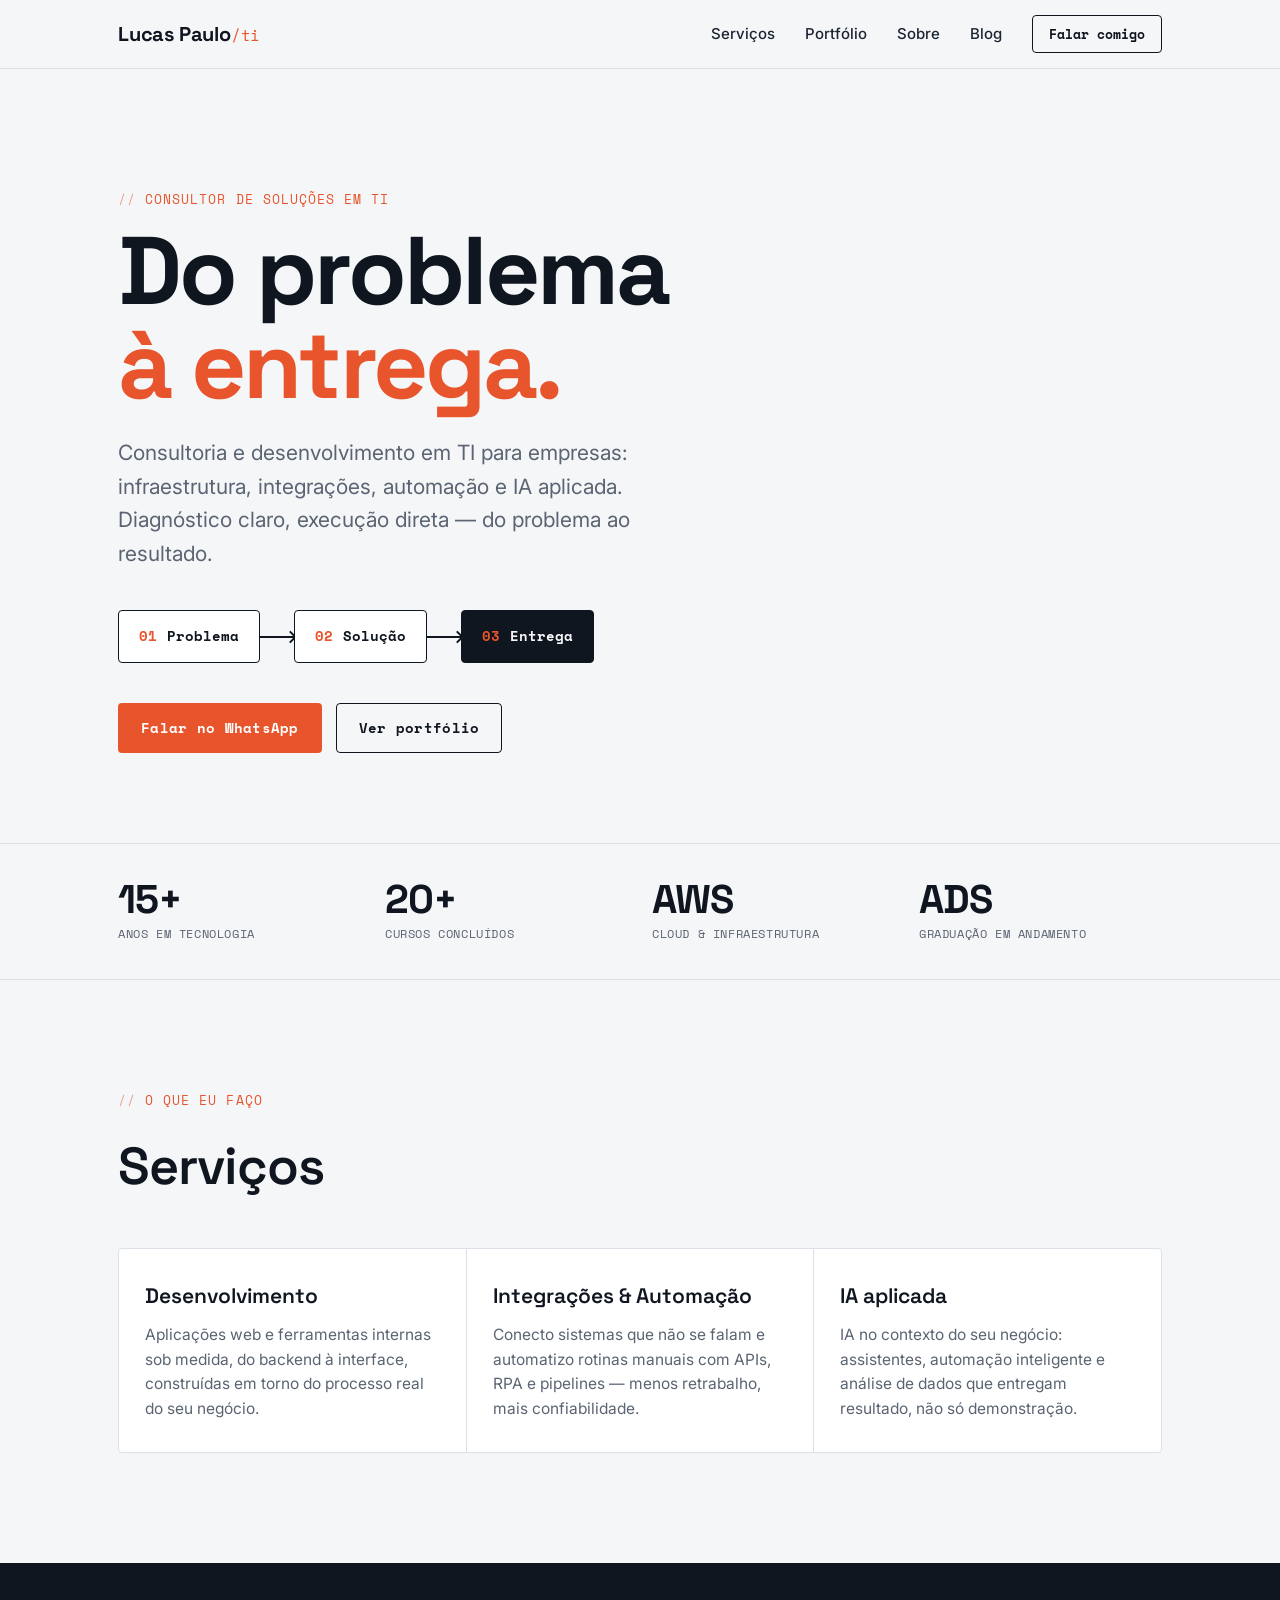
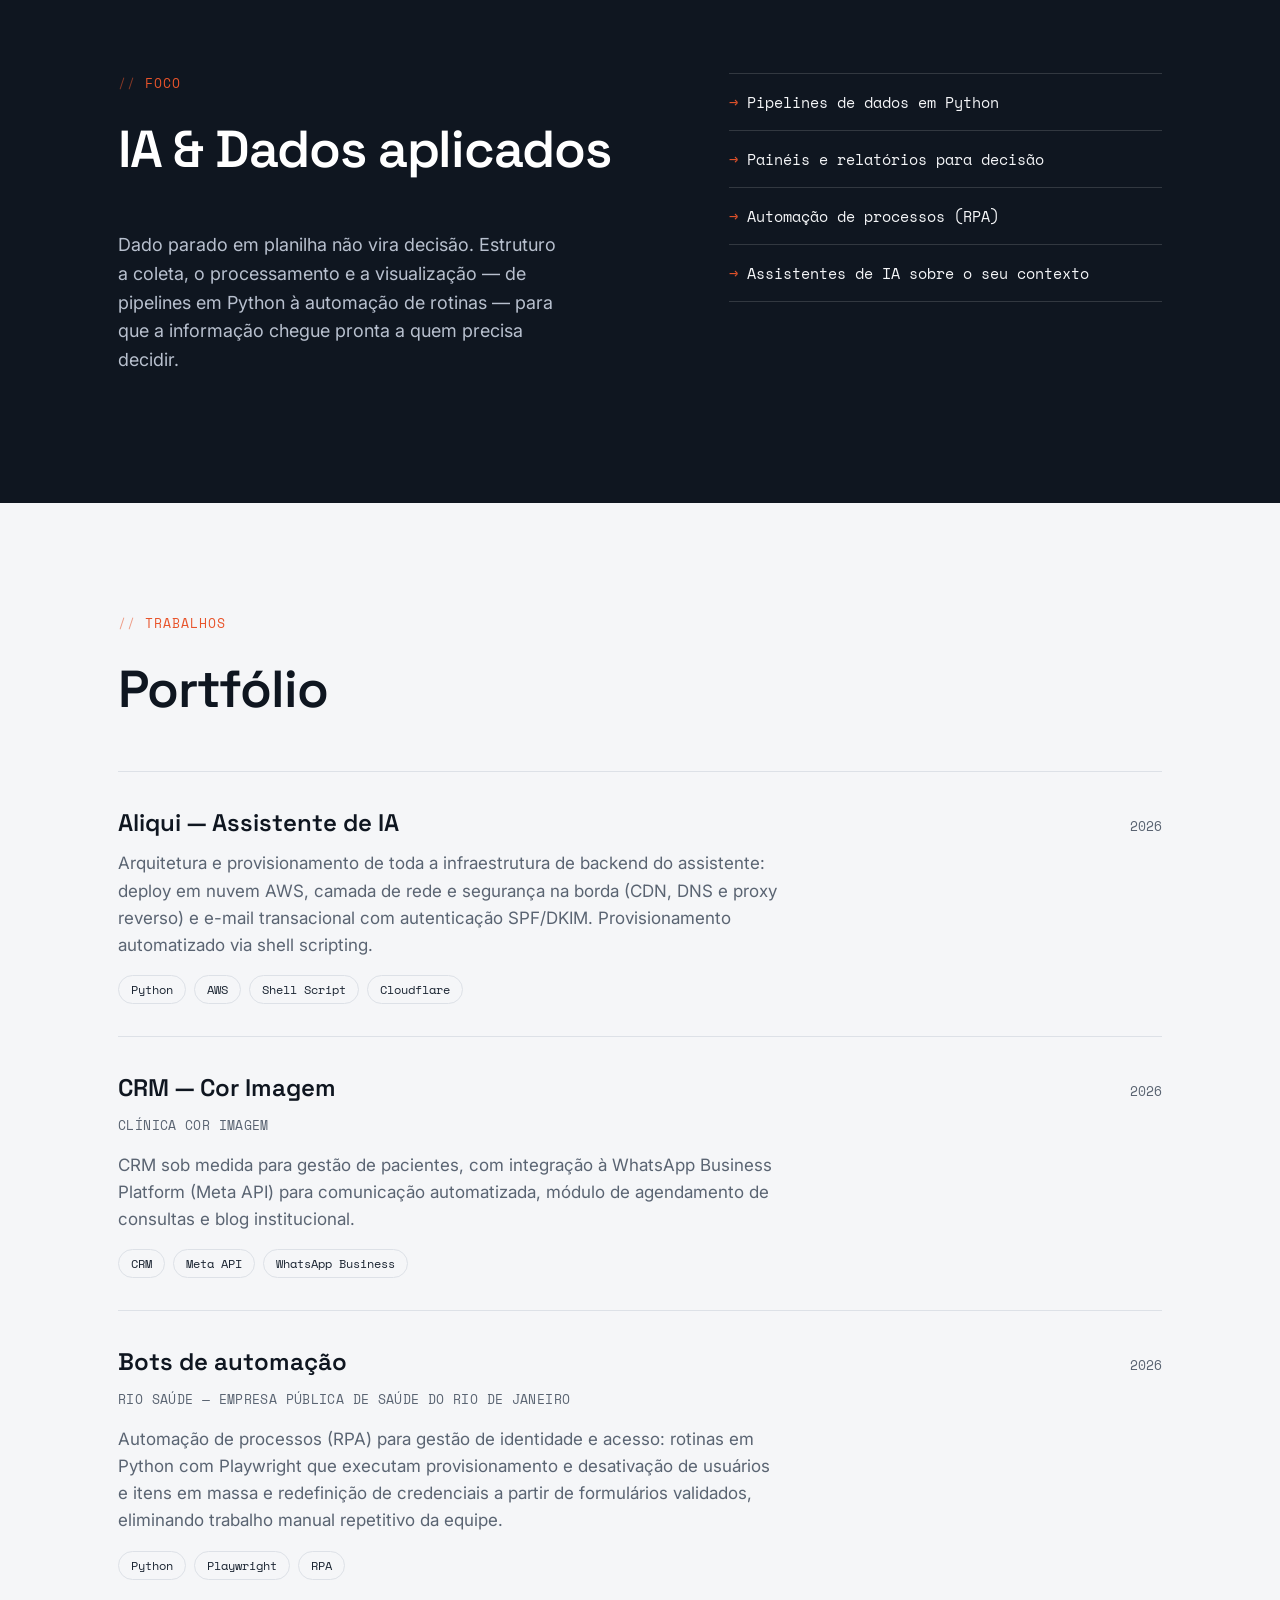
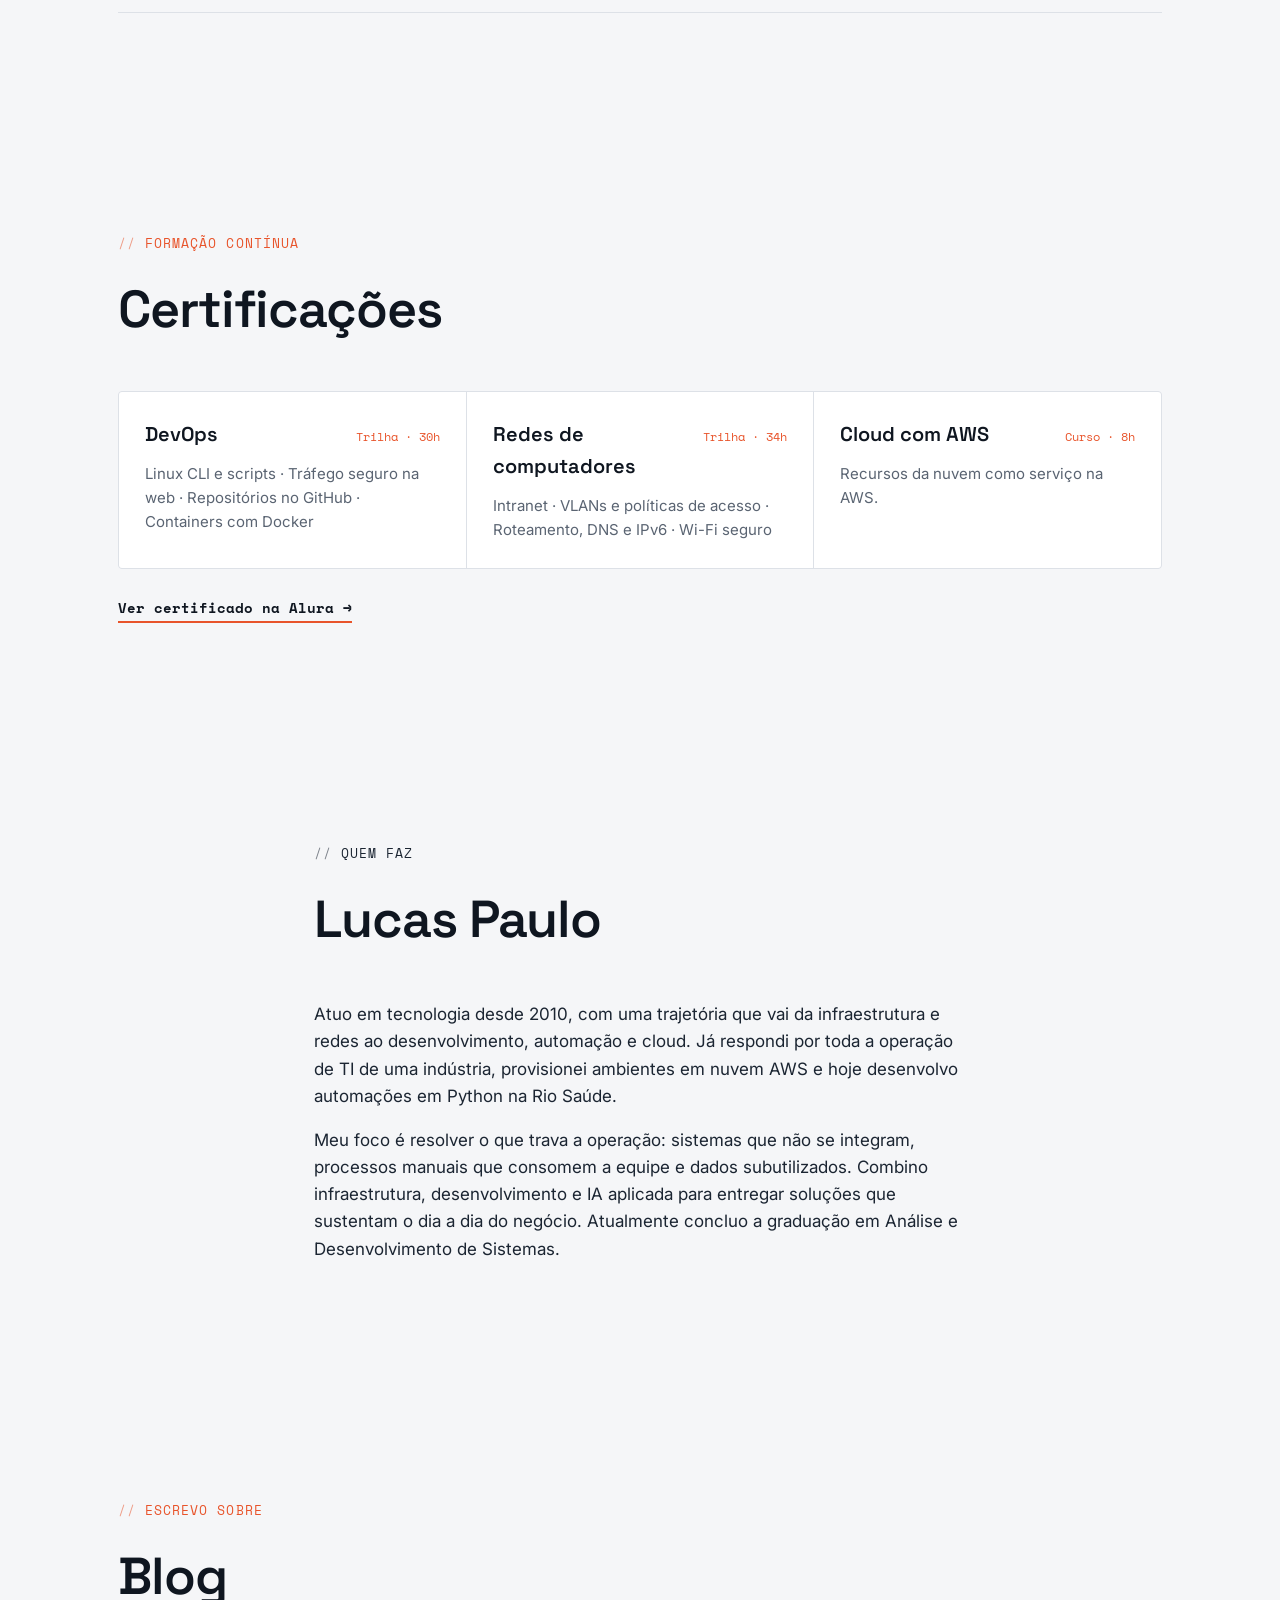
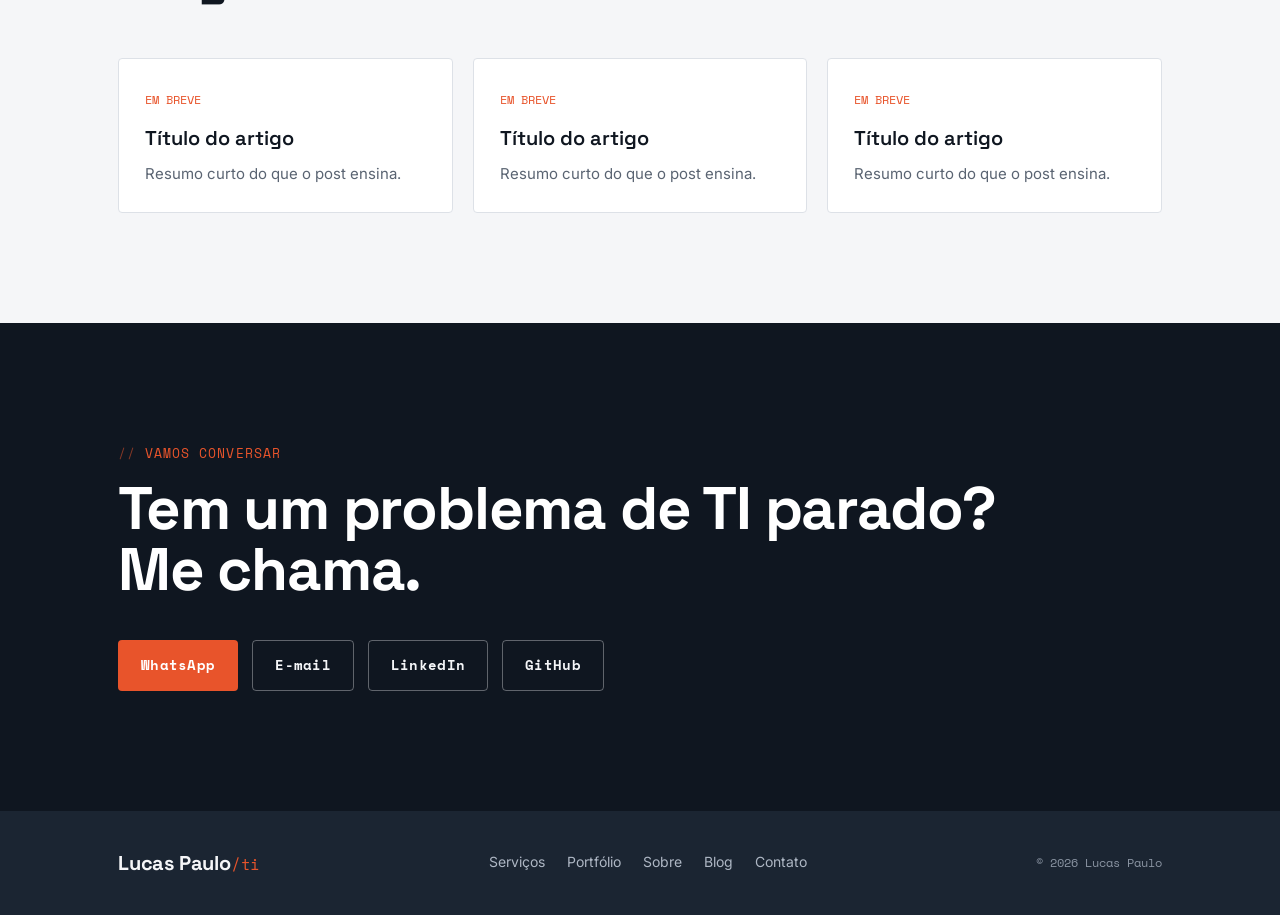
<file: index.html>
<!DOCTYPE html>
<html lang="pt-BR">
<head>
  <meta charset="UTF-8">
  <meta name="viewport" content="width=device-width, initial-scale=1.0">
  <title>Lucas Paulo — Consultor de Soluções em TI</title>
  <meta name="description" content="Consultoria em soluções de TI: desenvolvimento, integrações, automação e dados. Do problema à entrega.">

  <!-- Open Graph -->
  <meta property="og:type" content="website">
  <meta property="og:title" content="Lucas Paulo — Consultor de Soluções em TI">
  <meta property="og:description" content="Do problema à entrega. Desenvolvimento, integrações, automação e dados.">
  <meta property="og:image" content="img/og-cover.png">

  <link rel="icon" type="image/svg+xml" href="favicon.svg">

  <link rel="preconnect" href="https://fonts.googleapis.com">
  <link rel="preconnect" href="https://fonts.gstatic.com" crossorigin>
  <link href="https://fonts.googleapis.com/css2?family=Space+Grotesk:wght@500;600;700&family=Inter:wght@400;500;600&family=Space+Mono:wght@400;700&display=swap" rel="stylesheet">
  <link rel="stylesheet" href="css/style.css">

  <!-- Analytics (GoatCounter) -->
  <script data-goatcounter="https://lucaspaulo.goatcounter.com/count" async src="//gc.zgo.at/count.js"></script>
</head>
<body>

  <!-- ============ HEADER ============ -->
  <header class="site-header" id="top">
    <div class="wrap header-inner">
      <a href="./" class="brand" aria-label="Início — Lucas Paulo">
        Lucas Paulo<span class="brand-tag">/ti</span>
      </a>
      <nav class="nav" id="nav" aria-label="Navegação principal">
        <a href="#servicos">Serviços</a>
        <a href="#portfolio">Portfólio</a>
        <a href="#sobre">Sobre</a>
        <a href="blog/index.html">Blog</a>
        <a href="#contato" class="nav-cta">Falar comigo</a>
      </nav>
      <button class="menu-toggle" id="menuToggle" aria-label="Abrir menu" aria-expanded="false" aria-controls="nav">
        <span></span><span></span><span></span>
      </button>
    </div>
  </header>

  <main>

    <!-- ============ HERO ============ -->
    <section class="hero">
      <div class="wrap">
        <p class="eyebrow">Consultor de soluções em TI</p>
        <h1 class="hero-title">Do problema<br><span class="accent">à entrega.</span></h1>
        <p class="hero-sub">
          Consultoria e desenvolvimento em TI para empresas: infraestrutura, integrações,
          automação e IA aplicada. Diagnóstico claro, execução direta — do problema ao resultado.
        </p>

        <!-- Signature: pipeline -->
        <div class="pipeline" aria-label="Fluxo de trabalho: do problema à entrega">
          <div class="node"><span class="node-idx">01</span>Problema</div>
          <div class="link" aria-hidden="true"></div>
          <div class="node"><span class="node-idx">02</span>Solução</div>
          <div class="link" aria-hidden="true"></div>
          <div class="node node-end"><span class="node-idx">03</span>Entrega</div>
        </div>

        <div class="hero-actions">
          <a class="btn btn-primary" href="https://wa.me/5521981740399?text=Ol%C3%A1%20Lucas%21%20Preciso%20de%20uma%20solu%C3%A7%C3%A3o%20para%20o%20meu%20problema." target="_blank" rel="noopener">Falar no WhatsApp</a>
          <a class="btn btn-ghost" href="#portfolio">Ver portfólio</a>
        </div>
      </div>
    </section>

    <!-- ============ CREDENCIAIS ============ -->
    <section class="creds">
      <div class="wrap creds-grid">
        <div class="cred"><span class="cred-num">15+</span><span class="cred-label">anos em tecnologia</span></div>
        <div class="cred"><span class="cred-num">20+</span><span class="cred-label">cursos concluídos</span></div>
        <div class="cred"><span class="cred-num">AWS</span><span class="cred-label">cloud &amp; infraestrutura</span></div>
        <div class="cred"><span class="cred-num">ADS</span><span class="cred-label">graduação em andamento</span></div>
      </div>
    </section>

    <!-- ============ SERVIÇOS ============ -->
    <section class="section" id="servicos">
      <div class="wrap">
        <p class="eyebrow">O que eu faço</p>
        <h2 class="section-title">Serviços</h2>
        <div class="cards cards-3">
          <article class="card">
            <h3>Desenvolvimento</h3>
            <p>Aplicações web e ferramentas internas sob medida, do backend à interface, construídas em torno do processo real do seu negócio.</p>
          </article>
          <article class="card">
            <h3>Integrações &amp; Automação</h3>
            <p>Conecto sistemas que não se falam e automatizo rotinas manuais com APIs, RPA e pipelines — menos retrabalho, mais confiabilidade.</p>
          </article>
          <article class="card">
            <h3>IA aplicada</h3>
            <p>IA no contexto do seu negócio: assistentes, automação inteligente e análise de dados que entregam resultado, não só demonstração.</p>
          </article>
        </div>
      </div>
    </section>

    <!-- ============ DIFERENCIAL ============ -->
    <section class="section focus">
      <div class="wrap focus-inner">
        <div>
          <p class="eyebrow">Foco</p>
          <h2 class="section-title">IA &amp; Dados aplicados</h2>
          <p class="focus-lead">
            Dado parado em planilha não vira decisão. Estruturo a coleta, o processamento e a
            visualização — de pipelines em Python à automação de rotinas — para que a informação
            chegue pronta a quem precisa decidir.
          </p>
        </div>
        <ul class="focus-list">
          <li>Pipelines de dados em Python</li>
          <li>Painéis e relatórios para decisão</li>
          <li>Automação de processos (RPA)</li>
          <li>Assistentes de IA sobre o seu contexto</li>
        </ul>
      </div>
    </section>

    <!-- ============ PORTFÓLIO ============ -->
    <section class="section" id="portfolio">
      <div class="wrap">
        <p class="eyebrow">Trabalhos</p>
        <h2 class="section-title">Portfólio</h2>
        <div class="projects">
          <article class="project">
            <div class="project-head">
              <h3>Aliqui — Assistente de IA</h3>
              <span class="project-date">2026</span>
            </div>
            <p>Arquitetura e provisionamento de toda a infraestrutura de backend do assistente: deploy em nuvem AWS, camada de rede e segurança na borda (CDN, DNS e proxy reverso) e e-mail transacional com autenticação SPF/DKIM. Provisionamento automatizado via shell scripting.</p>
            <ul class="tags"><li>Python</li><li>AWS</li><li>Shell Script</li><li>Cloudflare</li></ul>
          </article>
          <article class="project">
            <div class="project-head">
              <h3>CRM — Cor Imagem</h3>
              <span class="project-date">2026</span>
            </div>
            <p class="project-client">Clínica Cor Imagem</p>
            <p>CRM sob medida para gestão de pacientes, com integração à WhatsApp Business Platform (Meta API) para comunicação automatizada, módulo de agendamento de consultas e blog institucional.</p>
            <ul class="tags"><li>CRM</li><li>Meta API</li><li>WhatsApp Business</li></ul>
          </article>
          <article class="project">
            <div class="project-head">
              <h3>Bots de automação</h3>
              <span class="project-date">2026</span>
            </div>
            <p class="project-client">Rio Saúde — Empresa Pública de Saúde do Rio de Janeiro</p>
            <p>Automação de processos (RPA) para gestão de identidade e acesso: rotinas em Python com Playwright que executam provisionamento e desativação de usuários e itens em massa e redefinição de credenciais a partir de formulários validados, eliminando trabalho manual repetitivo da equipe.</p>
            <ul class="tags"><li>Python</li><li>Playwright</li><li>RPA</li></ul>
          </article>
        </div>
      </div>
    </section>

    <!-- ============ CERTIFICAÇÕES ============ -->
    <section class="section" id="certificacoes">
      <div class="wrap">
        <p class="eyebrow">Formação contínua</p>
        <h2 class="section-title">Certificações</h2>
        <div class="certs">
          <article class="cert">
            <div class="cert-head"><h3>DevOps</h3><span class="cert-hours">Trilha · 30h</span></div>
            <p>Linux CLI e scripts · Tráfego seguro na web · Repositórios no GitHub · Containers com Docker</p>
          </article>
          <article class="cert">
            <div class="cert-head"><h3>Redes de computadores</h3><span class="cert-hours">Trilha · 34h</span></div>
            <p>Intranet · VLANs e políticas de acesso · Roteamento, DNS e IPv6 · Wi-Fi seguro</p>
          </article>
          <article class="cert">
            <div class="cert-head"><h3>Cloud com AWS</h3><span class="cert-hours">Curso · 8h</span></div>
            <p>Recursos da nuvem como serviço na AWS.</p>
          </article>
        </div>
        <a class="cert-verify" href="https://cursos.alura.com.br/user/lucasdwzz/fullCertificate/8bd2ed03b2db0a02eedcf28c5e4a5f6d" target="_blank" rel="noopener">Ver certificado na Alura →</a>
      </div>
    </section>

    <!-- ============ SOBRE ============ -->
    <section class="section sobre" id="sobre">
      <div class="wrap sobre-inner">
        <div>
          <p class="eyebrow">Quem faz</p>
          <h2 class="section-title">Lucas Paulo</h2>
          <p>
            Atuo em tecnologia desde 2010, com uma trajetória que vai da infraestrutura e redes
            ao desenvolvimento, automação e cloud. Já respondi por toda a operação de TI de uma
            indústria, provisionei ambientes em nuvem AWS e hoje desenvolvo automações em Python
            na Rio Saúde.
          </p>
          <p>
            Meu foco é resolver o que trava a operação: sistemas que não se integram, processos
            manuais que consomem a equipe e dados subutilizados. Combino infraestrutura,
            desenvolvimento e IA aplicada para entregar soluções que sustentam o dia a dia do
            negócio. Atualmente concluo a graduação em Análise e Desenvolvimento de Sistemas.
          </p>
        </div>
      </div>
    </section>

    <!-- ============ BLOG ============ -->
    <section class="section" id="blog">
      <div class="wrap">
        <p class="eyebrow">Escrevo sobre</p>
        <h2 class="section-title">Blog</h2>
        <div class="posts">
          <a class="post" href="blog/index.html">
            <span class="post-date">em breve</span>
            <h3>Título do artigo</h3>
            <p>Resumo curto do que o post ensina.</p>
          </a>
          <a class="post" href="blog/index.html">
            <span class="post-date">em breve</span>
            <h3>Título do artigo</h3>
            <p>Resumo curto do que o post ensina.</p>
          </a>
          <a class="post" href="blog/index.html">
            <span class="post-date">em breve</span>
            <h3>Título do artigo</h3>
            <p>Resumo curto do que o post ensina.</p>
          </a>
        </div>
      </div>
    </section>

  </main>

  <!-- ============ CONTATO ============ -->
  <section class="contato" id="contato">
    <div class="wrap">
      <p class="eyebrow eyebrow-dark">Vamos conversar</p>
      <h2 class="contato-title">Tem um problema de TI parado?<br>Me chama.</h2>
      <div class="contato-links">
        <a class="btn btn-primary" href="https://wa.me/5521981740399?text=Ol%C3%A1%20Lucas%21%20Preciso%20de%20uma%20solu%C3%A7%C3%A3o%20para%20o%20meu%20problema." target="_blank" rel="noopener">WhatsApp</a>
        <a class="btn btn-outline" href="mailto:lucasdwzz@gmail.com">E-mail</a>
        <a class="btn btn-outline" href="https://www.linkedin.com/in/lucasp-silva/" target="_blank" rel="noopener">LinkedIn</a>
        <a class="btn btn-outline" href="https://github.com/progez" target="_blank" rel="noopener">GitHub</a>
      </div>
    </div>
  </section>

  <!-- ============ FOOTER ============ -->
  <footer class="site-footer">
    <div class="wrap footer-inner">
      <span class="brand">Lucas Paulo<span class="brand-tag">/ti</span></span>
      <nav class="footer-nav" aria-label="Rodapé">
        <a href="#servicos">Serviços</a>
        <a href="#portfolio">Portfólio</a>
        <a href="#sobre">Sobre</a>
        <a href="blog/index.html">Blog</a>
        <a href="#contato">Contato</a>
      </nav>
      <span class="copy">© <span id="year"></span> Lucas Paulo</span>
    </div>
  </footer>

  <script src="js/main.js"></script>
</body>
</html>
</file>
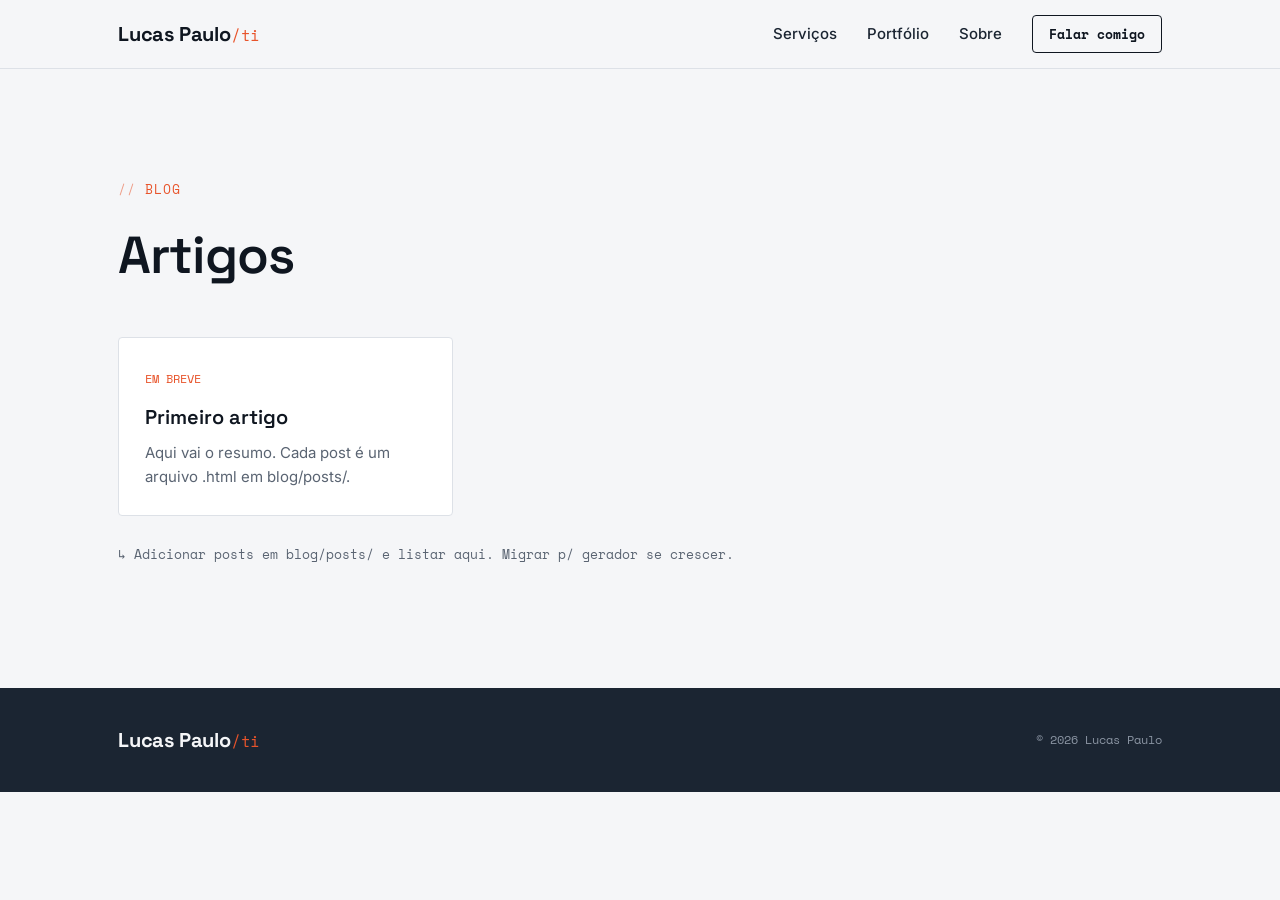
<file: blog/index.html>
<!DOCTYPE html>
<html lang="pt-BR">
<head>
  <meta charset="UTF-8">
  <meta name="viewport" content="width=device-width, initial-scale=1.0">
  <title>Blog — Lucas Paulo</title>
  <meta name="description" content="Artigos sobre TI, integrações, automação e dados por Lucas Paulo.">
  <link rel="icon" type="image/svg+xml" href="../favicon.svg">

  <link rel="preconnect" href="https://fonts.googleapis.com">
  <link rel="preconnect" href="https://fonts.gstatic.com" crossorigin>
  <link href="https://fonts.googleapis.com/css2?family=Space+Grotesk:wght@500;600;700&family=Inter:wght@400;500;600&family=Space+Mono:wght@400;700&display=swap" rel="stylesheet">
  <link rel="stylesheet" href="../css/style.css">

  <!-- Analytics (GoatCounter) -->
  <script data-goatcounter="https://lucaspaulo.goatcounter.com/count" async src="//gc.zgo.at/count.js"></script>
</head>
<body>
  <header class="site-header">
    <div class="wrap header-inner">
      <a href="../index.html" class="brand">Lucas Paulo<span class="brand-tag">/ti</span></a>
      <nav class="nav" aria-label="Navegação principal">
        <a href="../index.html#servicos">Serviços</a>
        <a href="../index.html#portfolio">Portfólio</a>
        <a href="../index.html#sobre">Sobre</a>
        <a href="../index.html#contato" class="nav-cta">Falar comigo</a>
      </nav>
    </div>
  </header>

  <main>
    <section class="section">
      <div class="wrap">
        <p class="eyebrow">Blog</p>
        <h1 class="section-title">Artigos</h1>
        <div class="posts">
          <article class="post">
            <span class="post-date">em breve</span>
            <h3>Primeiro artigo</h3>
            <p>Aqui vai o resumo. Cada post é um arquivo .html em blog/posts/.</p>
          </article>
        </div>
        <p class="note">↳ Adicionar posts em blog/posts/ e listar aqui. Migrar p/ gerador se crescer.</p>
      </div>
    </section>
  </main>

  <footer class="site-footer">
    <div class="wrap footer-inner">
      <span class="brand">Lucas Paulo<span class="brand-tag">/ti</span></span>
      <span class="copy">© <span id="year"></span> Lucas Paulo</span>
    </div>
  </footer>
  <script>document.getElementById('year').textContent = new Date().getFullYear();</script>
</body>
</html>
</file>
<file: css/style.css>
/* ============================================================
   Lucas Paulo — Consultor de TI
   Direção: "Ink & Signal" — papel frio, tinta navy, acento vermelhão,
   sistema de rótulos em monoespaçada.
   ============================================================ */

:root {
  /* Cores */
  --paper:    #F5F6F8;
  --surface:  #FFFFFF;
  --ink:      #0F1620;
  --ink-soft: #1B2532;
  --muted:    #5A6472;
  --hairline: #DDE1E7;
  --signal:   #E8542B;
  --signal-dk:#C6431F;

  /* Tipografia */
  --f-display: "Space Grotesk", system-ui, sans-serif;
  --f-body:    "Inter", system-ui, sans-serif;
  --f-mono:    "Space Mono", ui-monospace, monospace;

  /* Layout */
  --maxw: 1140px;
  --gutter: clamp(20px, 5vw, 48px);
  --radius: 4px;
}

* { box-sizing: border-box; }

html { scroll-behavior: smooth; }

body {
  margin: 0;
  background: var(--paper);
  color: var(--ink);
  font-family: var(--f-body);
  font-size: 17px;
  line-height: 1.6;
  -webkit-font-smoothing: antialiased;
}

.wrap {
  max-width: var(--maxw);
  margin-inline: auto;
  padding-inline: var(--gutter);
}

a { color: inherit; }

/* ---------- Rótulos mono (eyebrow) ---------- */
.eyebrow {
  font-family: var(--f-mono);
  font-size: 13px;
  letter-spacing: .08em;
  text-transform: uppercase;
  color: var(--signal);
  margin: 0 0 14px;
}
.eyebrow::before { content: "// "; opacity: .55; }
.eyebrow-dark { color: var(--signal); }

/* ---------- Botões ---------- */
.btn {
  display: inline-block;
  font-family: var(--f-mono);
  font-size: 14px;
  font-weight: 700;
  letter-spacing: .02em;
  text-decoration: none;
  padding: 13px 22px;
  border-radius: var(--radius);
  border: 1.5px solid transparent;
  transition: transform .12s ease, background .15s ease, color .15s ease;
}
.btn:hover { transform: translateY(-2px); }
.btn:active { transform: translateY(0); }

.btn-primary { background: var(--signal); color: #fff; }
.btn-primary:hover { background: var(--signal-dk); }

.btn-ghost { border-color: var(--ink); color: var(--ink); }
.btn-ghost:hover { background: var(--ink); color: var(--paper); }

.btn-outline { border-color: rgba(245,246,248,.35); color: var(--paper); }
.btn-outline:hover { border-color: var(--paper); background: rgba(245,246,248,.08); }

/* ---------- Header ---------- */
.site-header {
  position: sticky; top: 0; z-index: 50;
  background: rgba(245,246,248,.85);
  backdrop-filter: blur(10px);
  border-bottom: 1px solid var(--hairline);
}
.header-inner {
  display: flex; align-items: center; justify-content: space-between;
  height: 68px;
}
.brand {
  font-family: var(--f-display);
  font-weight: 700; font-size: 20px;
  text-decoration: none; letter-spacing: -.01em;
}
.brand-tag { font-family: var(--f-mono); color: var(--signal); font-weight: 400; font-size: .8em; }

.nav { display: flex; align-items: center; gap: 30px; }
.nav a {
  text-decoration: none; font-size: 15px; font-weight: 500;
  color: var(--ink-soft);
}
.nav a:hover { color: var(--signal); }
.nav .nav-cta {
  font-family: var(--f-mono); font-size: 13px; font-weight: 700;
  border: 1.5px solid var(--ink); border-radius: var(--radius);
  padding: 8px 16px; color: var(--ink);
}
.nav .nav-cta:hover { background: var(--ink); color: var(--paper); }

.menu-toggle {
  display: none; flex-direction: column; gap: 5px;
  background: none; border: 0; cursor: pointer; padding: 8px;
}
.menu-toggle span { width: 24px; height: 2px; background: var(--ink); transition: .2s; }
.menu-toggle[aria-expanded="true"] span:nth-child(1) { transform: translateY(7px) rotate(45deg); }
.menu-toggle[aria-expanded="true"] span:nth-child(2) { opacity: 0; }
.menu-toggle[aria-expanded="true"] span:nth-child(3) { transform: translateY(-7px) rotate(-45deg); }

/* ---------- Hero ---------- */
.hero { padding: clamp(60px, 11vw, 120px) 0 clamp(48px, 8vw, 90px); }
.hero-title {
  font-family: var(--f-display);
  font-weight: 700;
  font-size: clamp(46px, 9vw, 96px);
  line-height: .98; letter-spacing: -.03em;
  margin: 0 0 24px;
}
.hero-title .accent { color: var(--signal); }
.hero-sub {
  max-width: 44ch; font-size: clamp(17px, 2.2vw, 21px);
  color: var(--muted); margin: 0 0 40px;
}

/* Signature: pipeline */
.pipeline {
  display: flex; align-items: stretch; flex-wrap: wrap; gap: 0;
  margin: 0 0 40px;
}
.node {
  font-family: var(--f-mono); font-size: 14px; font-weight: 700;
  background: var(--surface); border: 1.5px solid var(--ink);
  border-radius: var(--radius);
  padding: 14px 20px; display: flex; align-items: center; gap: 10px;
  position: relative;
}
.node-idx { color: var(--signal); font-weight: 700; }
.node-end { background: var(--ink); color: var(--paper); }
.node-end .node-idx { color: var(--signal); }
.link {
  align-self: center; width: 34px; height: 2px; background: var(--ink);
  position: relative; transform-origin: left;
}
.link::after {
  content: ""; position: absolute; right: -1px; top: 50%;
  width: 7px; height: 7px; border-top: 2px solid var(--ink); border-right: 2px solid var(--ink);
  transform: translateY(-50%) rotate(45deg);
}

.hero-actions { display: flex; gap: 14px; flex-wrap: wrap; }

/* ---------- Credenciais ---------- */
.creds { border-top: 1px solid var(--hairline); border-bottom: 1px solid var(--hairline); }
.creds-grid {
  display: grid; grid-template-columns: repeat(4, 1fr);
  padding-block: 36px; gap: 24px;
}
.cred { display: flex; flex-direction: column; gap: 4px; }
.cred-num {
  font-family: var(--f-display); font-weight: 700; font-size: 40px;
  letter-spacing: -.02em; line-height: 1;
}
.cred-label { font-family: var(--f-mono); font-size: 12px; color: var(--muted); text-transform: uppercase; letter-spacing: .05em; }
.cred-label em { color: var(--signal); font-style: normal; }

/* ---------- Section base ---------- */
.section { padding: clamp(64px, 10vw, 110px) 0; }
.section-title {
  font-family: var(--f-display); font-weight: 600;
  font-size: clamp(32px, 5vw, 52px); letter-spacing: -.02em;
  margin: 0 0 40px;
}
.note { font-family: var(--f-mono); font-size: 13px; color: var(--muted); margin-top: 28px; }

/* ---------- Serviços ---------- */
.cards {
  display: grid; grid-template-columns: repeat(3, 1fr); gap: 1px;
  background: var(--hairline); border: 1px solid var(--hairline);
  border-radius: var(--radius); overflow: hidden;
}
.card {
  background: var(--surface); padding: 30px 26px;
  transition: background .15s ease;
}
.card:hover { background: #fff; box-shadow: inset 3px 0 0 var(--signal); }
.card h3 { font-family: var(--f-display); font-weight: 600; font-size: 21px; margin: 0 0 10px; }
.card p { margin: 0; color: var(--muted); font-size: 15.5px; }

/* ---------- Foco ---------- */
.focus { background: var(--ink); color: var(--paper); }
.focus .section-title { color: #fff; }
.focus-inner { display: grid; grid-template-columns: 1.3fr 1fr; gap: 48px; align-items: start; }
.focus-lead { color: #B8C0CE; font-size: 18px; max-width: 40ch; }
.focus-list { list-style: none; margin: 0; padding: 0; display: grid; gap: 0; }
.focus-list li {
  font-family: var(--f-mono); font-size: 15px;
  padding: 16px 0; border-top: 1px solid rgba(245,246,248,.15);
}
.focus-list li:last-child { border-bottom: 1px solid rgba(245,246,248,.15); }
.focus-list li::before { content: "→ "; color: var(--signal); }

/* ---------- Portfólio ---------- */
.projects { display: grid; gap: 0; border-top: 1px solid var(--hairline); }
.project { padding: 32px 0; border-bottom: 1px solid var(--hairline); }
.project-head { display: flex; align-items: baseline; justify-content: space-between; gap: 16px; }
.project h3 { font-family: var(--f-display); font-weight: 600; font-size: 24px; margin: 0 0 8px; }
.project-date { font-family: var(--f-mono); font-size: 13px; color: var(--muted); }
.project-client { font-family: var(--f-mono); font-size: 12.5px; letter-spacing: .03em; text-transform: uppercase; color: var(--signal); margin: 0 0 12px; }
.project p { margin: 0 0 16px; color: var(--muted); max-width: 60ch; }
.tags { list-style: none; display: flex; flex-wrap: wrap; gap: 8px; margin: 0; padding: 0; }
.tags li {
  font-family: var(--f-mono); font-size: 12px;
  border: 1px solid var(--hairline); border-radius: 100px;
  padding: 4px 12px; color: var(--ink-soft);
}

/* ---------- Certificações ---------- */
.certs { display: grid; grid-template-columns: repeat(3, 1fr); gap: 1px; background: var(--hairline); border: 1px solid var(--hairline); border-radius: var(--radius); overflow: hidden; }
.cert { background: var(--surface); padding: 26px; }
.cert-head { display: flex; align-items: baseline; justify-content: space-between; gap: 12px; margin-bottom: 12px; }
.cert-head h3 { font-family: var(--f-display); font-weight: 600; font-size: 20px; margin: 0; }
.cert-hours { font-family: var(--f-mono); font-size: 12px; color: var(--signal); white-space: nowrap; }
.cert p { margin: 0; color: var(--muted); font-size: 15px; }
.cert-verify { display: inline-block; margin-top: 28px; font-family: var(--f-mono); font-size: 14px; font-weight: 700; color: var(--ink); text-decoration: none; border-bottom: 2px solid var(--signal); padding-bottom: 2px; }
.cert-verify:hover { color: var(--signal); }

/* ---------- Sobre ---------- */
.sobre-inner { max-width: 68ch; }
.sobre p { color: var(--ink-soft); }

/* ---------- Blog ---------- */
.posts { display: grid; grid-template-columns: repeat(3, 1fr); gap: 20px; }
.post {
  display: block; text-decoration: none;
  background: var(--surface); border: 1px solid var(--hairline);
  border-radius: var(--radius); padding: 26px;
  transition: transform .14s ease, border-color .14s ease;
}
.post:hover { transform: translateY(-4px); border-color: var(--ink); }
.post-date { font-family: var(--f-mono); font-size: 12px; color: var(--signal); text-transform: uppercase; }
.post h3 { font-family: var(--f-display); font-weight: 600; font-size: 20px; margin: 10px 0 8px; }
.post p { margin: 0; color: var(--muted); font-size: 15px; }

/* ---------- Contato ---------- */
.contato { background: var(--ink); color: var(--paper); padding: clamp(70px, 11vw, 120px) 0; }
.contato-title {
  font-family: var(--f-display); font-weight: 700;
  font-size: clamp(34px, 6vw, 60px); letter-spacing: -.02em;
  line-height: 1.02; margin: 0 0 40px; color: #fff;
}
.contato-links { display: flex; flex-wrap: wrap; gap: 14px; }

/* ---------- Footer ---------- */
.site-footer { background: var(--ink-soft); color: var(--paper); padding: 36px 0; }
.footer-inner { display: flex; align-items: center; justify-content: space-between; gap: 20px; flex-wrap: wrap; }
.site-footer .brand { color: var(--paper); }
.footer-nav { display: flex; gap: 22px; flex-wrap: wrap; }
.footer-nav a { text-decoration: none; font-size: 14px; color: #AEB7C4; }
.footer-nav a:hover { color: var(--signal); }
.copy { font-family: var(--f-mono); font-size: 12px; color: #8A94A2; }

/* ---------- Reveal on scroll ---------- */
.reveal { opacity: 0; transform: translateY(20px); transition: opacity .6s ease, transform .6s ease; }
.reveal.in { opacity: 1; transform: none; }

/* ---------- Foco / acessibilidade ---------- */
:focus-visible { outline: 3px solid var(--signal); outline-offset: 2px; border-radius: 2px; }

/* ============================================================
   Responsivo
   ============================================================ */
@media (max-width: 860px) {
  .focus-inner, .sobre-inner { grid-template-columns: 1fr; }
  .cards { grid-template-columns: repeat(2, 1fr); }
  .cards-3 { grid-template-columns: repeat(3, 1fr); }
  .certs { grid-template-columns: 1fr; }
  .posts { grid-template-columns: 1fr; }
  .creds-grid { grid-template-columns: repeat(2, 1fr); gap: 28px; }
  .sobre-photo { max-width: 260px; }
}

@media (max-width: 640px) {
  body { font-size: 16px; }
  .nav {
    position: fixed; inset: 68px 0 auto 0;
    flex-direction: column; align-items: flex-start; gap: 0;
    background: var(--paper); border-bottom: 1px solid var(--hairline);
    padding: 8px var(--gutter) 20px;
    transform: translateY(-120%); transition: transform .25s ease;
    box-shadow: 0 12px 24px rgba(15,22,32,.08);
  }
  .nav.open { transform: translateY(0); }
  .nav a { padding: 14px 0; width: 100%; border-bottom: 1px solid var(--hairline); }
  .nav .nav-cta { width: 100%; text-align: center; margin-top: 12px; border-bottom: 1.5px solid var(--ink); }
  .menu-toggle { display: flex; }
  .cards { grid-template-columns: 1fr; }
  .pipeline { gap: 6px; }
  .link { width: 24px; }
  .hero-actions .btn, .contato-links .btn { flex: 1 1 auto; text-align: center; }
}

@media (prefers-reduced-motion: reduce) {
  * { scroll-behavior: auto !important; }
  .reveal { opacity: 1 !important; transform: none !important; transition: none !important; }
  .btn:hover, .post:hover { transform: none; }
}
</file>
